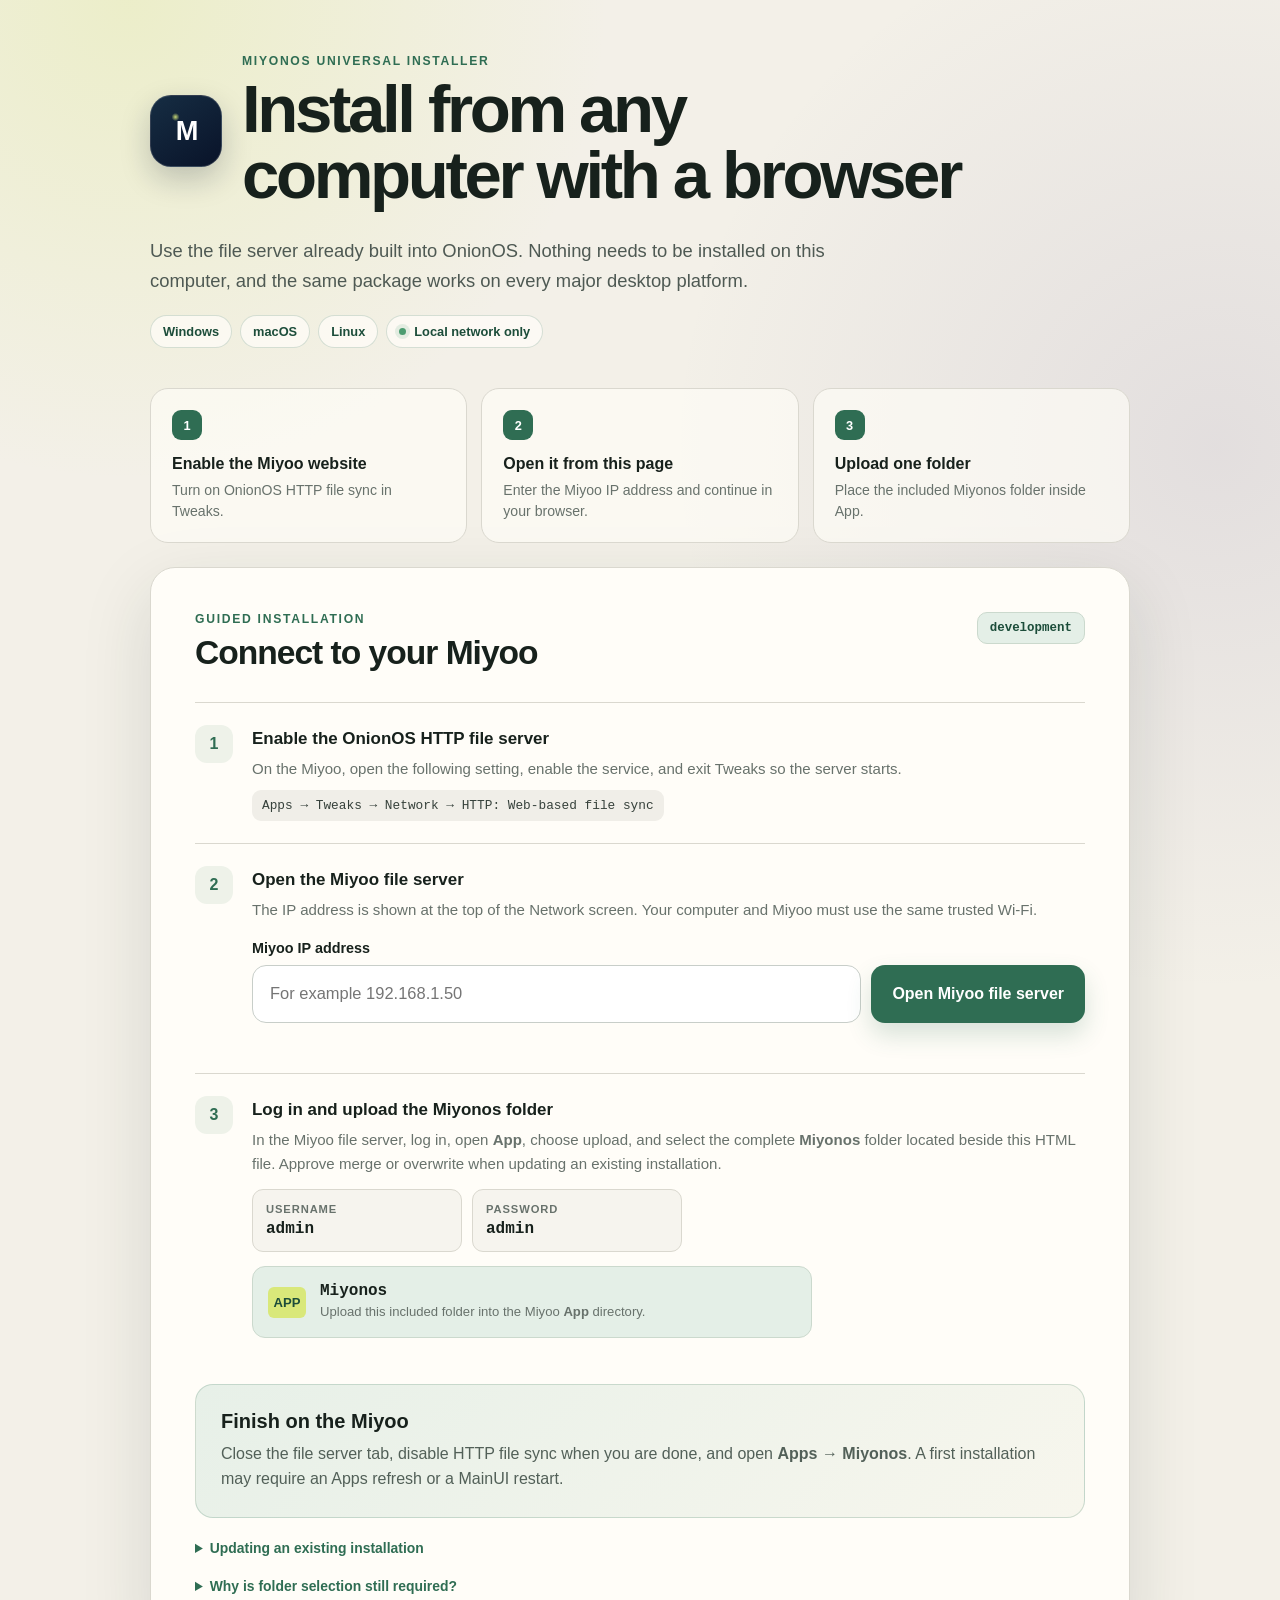
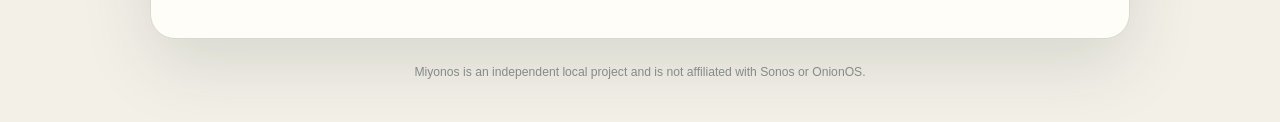
<file: packaging/universal/Open Miyonos Installer.html>
<!doctype html>
<html lang="en">
<head>
  <meta charset="utf-8">
  <meta name="viewport" content="width=device-width, initial-scale=1">
  <meta
    http-equiv="Content-Security-Policy"
    content="default-src 'none'; style-src 'unsafe-inline'; script-src 'unsafe-inline'; form-action 'none'; base-uri 'none'"
  >
  <title>Miyonos Universal Browser Installer</title>
  <style>
    :root {
      color-scheme: light;
      --ink: #17211c;
      --muted: #68726c;
      --paper: #f3f0e8;
      --card: #fffdf8;
      --line: #dad8cf;
      --green: #2f6d53;
      --green-dark: #1c4d3a;
      --green-soft: #e4efe7;
      --lime: #d9e87a;
      --purple: #74679c;
      --danger: #a74642;
      --shadow: 0 24px 70px rgba(27, 48, 37, 0.13);
    }

    * {
      box-sizing: border-box;
    }

    html {
      scroll-behavior: smooth;
    }

    body {
      min-width: 320px;
      min-height: 100vh;
      margin: 0;
      background:
        radial-gradient(circle at 10% 0%, rgba(217, 232, 122, 0.28), transparent 30rem),
        radial-gradient(circle at 95% 26%, rgba(116, 103, 156, 0.13), transparent 34rem),
        var(--paper);
      color: var(--ink);
      font-family: -apple-system, BlinkMacSystemFont, "Segoe UI", sans-serif;
      -webkit-font-smoothing: antialiased;
    }

    button,
    input {
      font: inherit;
    }

    button,
    a {
      -webkit-tap-highlight-color: transparent;
    }

    .shell {
      width: min(980px, calc(100% - 40px));
      margin: 0 auto;
      padding: 54px 0 42px;
    }

    .hero {
      max-width: 820px;
    }

    .brand {
      display: flex;
      align-items: center;
      gap: 20px;
    }

    .brand-mark {
      flex: 0 0 72px;
      display: grid;
      width: 72px;
      height: 72px;
      place-items: center;
      border: 1px solid rgba(255, 255, 255, 0.16);
      border-radius: 21px;
      background:
        radial-gradient(circle at 35% 30%, rgba(217, 232, 122, 0.9), transparent 4px),
        linear-gradient(145deg, #162d43, #091329);
      color: white;
      box-shadow: 0 12px 30px rgba(13, 27, 48, 0.22);
      font-size: 1.7rem;
      font-weight: 820;
      letter-spacing: -0.08em;
    }

    .eyebrow {
      margin: 0 0 8px;
      color: var(--green);
      font-size: 0.76rem;
      font-weight: 800;
      letter-spacing: 0.14em;
      text-transform: uppercase;
    }

    h1,
    h2,
    h3,
    p {
      margin-top: 0;
    }

    h1 {
      margin-bottom: 0;
      font-size: clamp(2.25rem, 6vw, 4.2rem);
      font-weight: 740;
      letter-spacing: -0.05em;
      line-height: 0.98;
    }

    .intro {
      max-width: 700px;
      margin: 28px 0 20px;
      color: #4e5953;
      font-size: 1.15rem;
      line-height: 1.62;
    }

    .platform-row {
      display: flex;
      flex-wrap: wrap;
      gap: 8px;
    }

    .platform-row span {
      padding: 8px 12px;
      border: 1px solid rgba(47, 109, 83, 0.19);
      border-radius: 999px;
      background: rgba(255, 253, 248, 0.72);
      color: var(--green-dark);
      font-size: 0.8rem;
      font-weight: 700;
    }

    .platform-row .privacy {
      display: inline-flex;
      align-items: center;
      gap: 8px;
    }

    .platform-row .privacy::before {
      width: 7px;
      height: 7px;
      border-radius: 50%;
      background: #4b9c70;
      box-shadow: 0 0 0 4px rgba(75, 156, 112, 0.14);
      content: "";
    }

    .overview {
      display: grid;
      grid-template-columns: repeat(3, 1fr);
      gap: 14px;
      margin: 40px 0 24px;
    }

    .overview article {
      min-height: 132px;
      padding: 21px;
      border: 1px solid var(--line);
      border-radius: 18px;
      background: rgba(255, 253, 248, 0.66);
    }

    .overview strong {
      display: grid;
      width: 30px;
      height: 30px;
      margin-bottom: 15px;
      place-items: center;
      border-radius: 9px;
      background: var(--green);
      color: white;
      font-size: 0.8rem;
    }

    .overview h2 {
      margin-bottom: 7px;
      font-size: 1rem;
    }

    .overview p {
      margin-bottom: 0;
      color: var(--muted);
      font-size: 0.88rem;
      line-height: 1.45;
    }

    .installer {
      padding: clamp(24px, 5vw, 44px);
      border: 1px solid var(--line);
      border-radius: 25px;
      background: var(--card);
      box-shadow: var(--shadow);
    }

    .card-heading {
      display: flex;
      align-items: flex-start;
      justify-content: space-between;
      gap: 20px;
      margin-bottom: 30px;
    }

    .card-heading h2 {
      margin-bottom: 0;
      font-size: clamp(1.55rem, 3vw, 2.1rem);
      letter-spacing: -0.03em;
    }

    .version {
      padding: 8px 12px;
      border: 1px solid #cbd9cd;
      border-radius: 10px;
      background: var(--green-soft);
      color: var(--green-dark);
      font-family: ui-monospace, "SFMono-Regular", Consolas, monospace;
      font-size: 0.78rem;
      font-weight: 750;
    }

    .setup-step {
      display: grid;
      grid-template-columns: 42px 1fr;
      gap: 15px;
      padding: 22px 0;
      border-top: 1px solid var(--line);
    }

    .setup-step:first-of-type {
      border-top: 0;
      padding-top: 0;
    }

    .number {
      display: grid;
      width: 38px;
      height: 38px;
      place-items: center;
      border-radius: 12px;
      background: #eef2e9;
      color: var(--green);
      font-weight: 820;
    }

    .setup-step h3 {
      margin: 4px 0 8px;
      font-size: 1.06rem;
    }

    .setup-step p {
      margin-bottom: 0;
      color: var(--muted);
      font-size: 0.94rem;
      line-height: 1.55;
    }

    .path {
      display: inline-block;
      margin-top: 10px;
      padding: 8px 10px;
      border-radius: 9px;
      background: #f0eee8;
      color: #36413b;
      font-family: ui-monospace, "SFMono-Regular", Consolas, monospace;
      font-size: 0.8rem;
    }

    label {
      display: block;
      margin: 18px 0 9px;
      font-size: 0.9rem;
      font-weight: 750;
    }

    .input-row {
      display: grid;
      grid-template-columns: 1fr auto;
      gap: 10px;
    }

    input {
      min-width: 0;
      min-height: 58px;
      padding: 0 17px;
      border: 1.5px solid #c8cec9;
      border-radius: 14px;
      outline: 0;
      background: white;
      color: var(--ink);
      font-size: 1.03rem;
      transition: border-color 150ms ease, box-shadow 150ms ease;
    }

    input:focus {
      border-color: var(--green);
      box-shadow: 0 0 0 4px rgba(47, 109, 83, 0.12);
    }

    .primary {
      min-height: 58px;
      padding: 0 21px;
      border: 0;
      border-radius: 14px;
      background: var(--green);
      color: white;
      cursor: pointer;
      font-weight: 780;
      box-shadow: 0 12px 25px rgba(47, 109, 83, 0.19);
      transition: background 150ms ease, transform 150ms ease;
    }

    .primary:hover {
      background: var(--green-dark);
      transform: translateY(-1px);
    }

    .error {
      min-height: 1.3em;
      margin: 9px 0 0;
      color: var(--danger);
      font-size: 0.84rem;
      font-weight: 680;
    }

    .credentials {
      display: grid;
      grid-template-columns: 1fr 1fr;
      gap: 10px;
      max-width: 430px;
      margin-top: 14px;
    }

    .credential {
      padding: 13px;
      border: 1px solid var(--line);
      border-radius: 11px;
      background: #f6f4ee;
    }

    .credential span {
      display: block;
      margin-bottom: 4px;
      color: var(--muted);
      font-size: 0.7rem;
      font-weight: 760;
      letter-spacing: 0.08em;
      text-transform: uppercase;
    }

    .credential code,
    .folder-name {
      font-family: ui-monospace, "SFMono-Regular", Consolas, monospace;
      font-weight: 760;
    }

    .folder-callout {
      display: flex;
      align-items: center;
      gap: 14px;
      max-width: 560px;
      margin-top: 14px;
      padding: 15px;
      border: 1px solid #cbd9cd;
      border-radius: 13px;
      background: var(--green-soft);
    }

    .folder-icon {
      flex: 0 0 38px;
      display: grid;
      width: 38px;
      height: 31px;
      place-items: center;
      border-radius: 6px;
      background: var(--lime);
      color: var(--green-dark);
      font-size: 0.82rem;
      font-weight: 900;
    }

    .folder-callout p {
      margin: 2px 0 0;
      font-size: 0.82rem;
    }

    .opened {
      display: none;
      margin-top: 15px;
      padding: 14px;
      border-radius: 12px;
      background: #edf4ee;
      color: var(--green-dark);
      font-size: 0.86rem;
      font-weight: 680;
    }

    .opened.visible {
      display: block;
    }

    .finish {
      margin-top: 24px;
      padding: 25px;
      border: 1px solid rgba(47, 109, 83, 0.2);
      border-radius: 18px;
      background: linear-gradient(135deg, #e7f0e8, #f7f6ed);
    }

    .finish h2 {
      margin-bottom: 9px;
      font-size: 1.25rem;
    }

    .finish p {
      margin-bottom: 0;
      color: #526058;
      line-height: 1.55;
    }

    details {
      margin-top: 22px;
    }

    summary {
      color: var(--green);
      cursor: pointer;
      font-size: 0.87rem;
      font-weight: 740;
    }

    details p {
      margin: 12px 0 0;
      color: var(--muted);
      font-size: 0.86rem;
      line-height: 1.55;
    }

    footer {
      padding-top: 26px;
      color: #858b87;
      text-align: center;
      font-size: 0.76rem;
    }

    @media (max-width: 720px) {
      .shell {
        width: min(100% - 24px, 600px);
        padding-top: 28px;
      }

      .brand {
        align-items: flex-start;
      }

      .brand-mark {
        flex-basis: 58px;
        width: 58px;
        height: 58px;
        border-radius: 17px;
        font-size: 1.35rem;
      }

      .overview {
        grid-template-columns: 1fr;
      }

      .overview article {
        min-height: auto;
      }

      .input-row {
        grid-template-columns: 1fr;
      }

      .primary {
        width: 100%;
      }
    }

    @media (prefers-reduced-motion: reduce) {
      html {
        scroll-behavior: auto;
      }

      * {
        transition-duration: 0.01ms !important;
      }
    }
  </style>
</head>
<body>
  <main class="shell">
    <header class="hero">
      <div class="brand">
        <div class="brand-mark" aria-hidden="true">M</div>
        <div>
          <p class="eyebrow">Miyonos universal installer</p>
          <h1>Install from any computer with a browser</h1>
        </div>
      </div>
      <p class="intro">
        Use the file server already built into OnionOS. Nothing needs to be
        installed on this computer, and the same package works on every major
        desktop platform.
      </p>
      <div class="platform-row" aria-label="Supported platforms">
        <span>Windows</span>
        <span>macOS</span>
        <span>Linux</span>
        <span class="privacy">Local network only</span>
      </div>
    </header>

    <section class="overview" aria-label="Installation overview">
      <article>
        <strong>1</strong>
        <h2>Enable the Miyoo website</h2>
        <p>Turn on OnionOS HTTP file sync in Tweaks.</p>
      </article>
      <article>
        <strong>2</strong>
        <h2>Open it from this page</h2>
        <p>Enter the Miyoo IP address and continue in your browser.</p>
      </article>
      <article>
        <strong>3</strong>
        <h2>Upload one folder</h2>
        <p>Place the included Miyonos folder inside App.</p>
      </article>
    </section>

    <section class="installer">
      <div class="card-heading">
        <div>
          <p class="eyebrow">Guided installation</p>
          <h2>Connect to your Miyoo</h2>
        </div>
        <span class="version" id="version">release</span>
      </div>

      <div class="setup-step">
        <div class="number">1</div>
        <div>
          <h3>Enable the OnionOS HTTP file server</h3>
          <p>
            On the Miyoo, open the following setting, enable the service, and
            exit Tweaks so the server starts.
          </p>
          <span class="path">Apps → Tweaks → Network → HTTP: Web-based file sync</span>
        </div>
      </div>

      <div class="setup-step">
        <div class="number">2</div>
        <div>
          <h3>Open the Miyoo file server</h3>
          <p>
            The IP address is shown at the top of the Network screen. Your
            computer and Miyoo must use the same trusted Wi-Fi.
          </p>
          <label for="host">Miyoo IP address</label>
          <div class="input-row">
            <input
              id="host"
              inputmode="decimal"
              autocomplete="off"
              placeholder="For example 192.168.1.50"
              aria-describedby="host-error"
            >
            <button class="primary" id="open-button" type="button">
              Open Miyoo file server
            </button>
          </div>
          <p class="error" id="host-error" role="alert"></p>
          <div class="opened" id="opened" role="status">
            The Miyoo file server was opened in a new tab. Keep this guide open
            so you can follow the final step.
          </div>
        </div>
      </div>

      <div class="setup-step">
        <div class="number">3</div>
        <div>
          <h3>Log in and upload the Miyonos folder</h3>
          <p>
            In the Miyoo file server, log in, open <strong>App</strong>, choose
            upload, and select the complete <strong>Miyonos</strong> folder
            located beside this HTML file. Approve merge or overwrite when
            updating an existing installation.
          </p>
          <div class="credentials" aria-label="Default OnionOS HTTP credentials">
            <div class="credential">
              <span>Username</span>
              <code>admin</code>
            </div>
            <div class="credential">
              <span>Password</span>
              <code>admin</code>
            </div>
          </div>
          <div class="folder-callout">
            <div class="folder-icon" aria-hidden="true">APP</div>
            <div>
              <div class="folder-name">Miyonos</div>
              <p>Upload this included folder into the Miyoo <strong>App</strong> directory.</p>
            </div>
          </div>
        </div>
      </div>

      <div class="finish">
        <h2>Finish on the Miyoo</h2>
        <p>
          Close the file server tab, disable HTTP file sync when you are done,
          and open <strong>Apps → Miyonos</strong>. A first installation may
          require an Apps refresh or a MainUI restart.
        </p>
      </div>

      <details>
        <summary>Updating an existing installation</summary>
        <p>
          Repeat the same upload and allow existing app files to be replaced.
          The release folder contains no <code>data</code> directory, so
          settings, logs, diagnostics, and cached artwork remain in place.
          Do not run Miyonos while uploading an update.
        </p>
      </details>

      <details>
        <summary>Why is folder selection still required?</summary>
        <p>
          Browsers are not allowed to choose local files or bypass a device
          login on your behalf. This protects your computer and local network.
          The transfer itself is handled by the website running on the Miyoo,
          which is why no computer-specific installer is needed.
        </p>
      </details>
    </section>

    <footer>
      Miyonos is an independent local project and is not affiliated with Sonos
      or OnionOS.
    </footer>
  </main>

  <script>
    (() => {
      "use strict";

      const packagedVersion = "__MIYONOS_VERSION__";
      const versionLabel = document.querySelector("#version");
      const hostInput = document.querySelector("#host");
      const openButton = document.querySelector("#open-button");
      const error = document.querySelector("#host-error");
      const opened = document.querySelector("#opened");

      versionLabel.textContent = packagedVersion.includes("__")
        ? "development"
        : `v${packagedVersion}`;

      function validIPv4(value) {
        const parts = value.trim().split(".");
        return parts.length === 4 && parts.every((part) => {
          if (!/^\d{1,3}$/.test(part)) return false;
          const number = Number(part);
          return number >= 0 && number <= 255;
        });
      }

      function openMiyoo() {
        const host = hostInput.value.trim();
        error.textContent = "";
        opened.classList.remove("visible");
        if (!validIPv4(host)) {
          error.textContent =
            "Enter a valid IPv4 address, for example 192.168.1.50.";
          hostInput.focus();
          return;
        }

        const target = `http://${host}/`;
        const newWindow = window.open(target, "_blank", "noopener,noreferrer");
        if (!newWindow) {
          error.innerHTML =
            `Your browser blocked the new tab. Open <strong>${target}</strong> manually.`;
          return;
        }
        opened.classList.add("visible");
      }

      openButton.addEventListener("click", openMiyoo);
      hostInput.addEventListener("keydown", (event) => {
        if (event.key === "Enter") openMiyoo();
      });
    })();
  </script>
</body>
</html>
</file>
